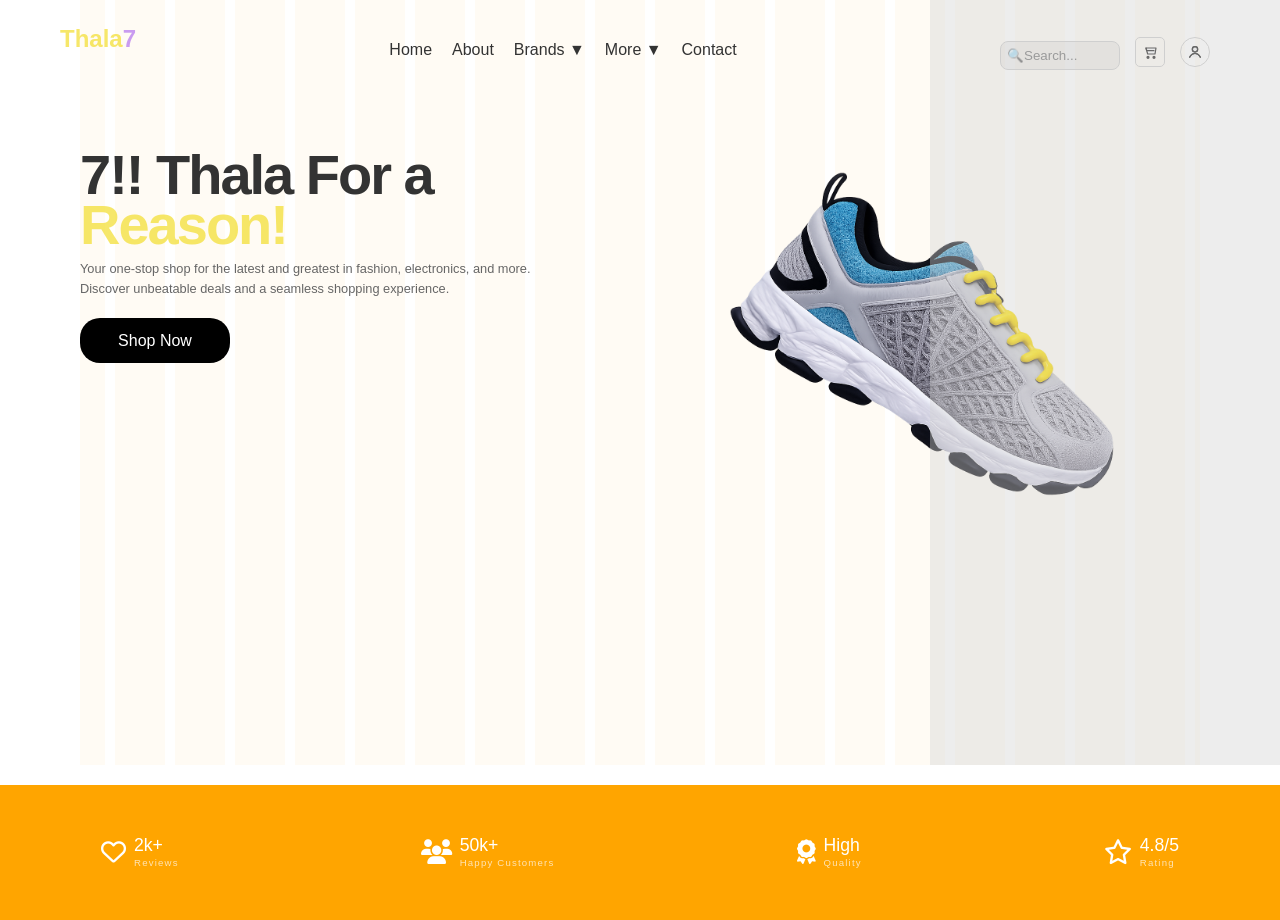
<file: index.html>
<!DOCTYPE html>
<html lang="en">
<head>
    <meta charset="UTF-8">
    <meta name="viewport" content="width=device-width, initial-scale=1.0">
    <meta name="description" content="Thala7 Store - 
    Your one-stop shop for the latest and greatest in fashion, electronics, and more. 
    Discover unbeatable deals and a seamless shopping experience.">
    <link rel="stylesheet" href="css/style.css">
    <link rel="stylesheet"
        href="https://cdnjs.cloudflare.com/ajax/libs/font-awesome/6.5.0/css/all.min.css">
    </head>
    <body>
    <div class="body">
        <header class="header">
            <div class="container"> 
                <nav class="navbar">

                    <div class="logo">  
                        <h2><span class="logo-primary">Thala</span><span class="logo-accent">7</span></h2>
                    </div>
                    <ul class="nav-links">
                        <li><a href="#home">Home</a></li>
                        <li><a href="#about">About</a></li>
                        <li class="dropdown">
                            <a href="#">Brands ▼</a>

                             <ul class="dropdown-menu">
                                <li><a href="#">Nike</a></li>
                                <li><a href="#">Adidas</a></li>
                                <li><a href="#">Puma</a></li>
                             </ul>
                        </li>
                        <li class="dropdown">
                            <a href="#">More ▼</a>

                                <ul class="dropdown-menu">
                                    <li><a href="#">Offers</a></li>
                                    <li><a href="#">Blog</a></li>
                                    <li><a href="#">FAQ</a></li>
                                </ul>
                        </li>
                        <li><a href="#contact">Contact</a></li>
                    </ul>
                    <div class="search-cart-box">
                        <input type="text" class="search-bar" placeholder="🔍Search...">
                        <a href="#cart" class="cart"><img src="images/cart.svg" alt="Cart"></a>
                        <a href="#profile" class="profile"><img src="images/profile.svg" alt="Profile"></a>
                    </div>
                     
                </nav>
                <button class=" hamburger-btn">☰</button>
                     <div id="hamburger">
                                <ul class="nav-links">
                                    <li><a href="#home">Home</a></li>
                                    <li><a href="#about">About</a></li>
                                    <li class="dropdown">
                                        <a href="#">Brands ▼</a>

                                        <ul class="dropdown-menu">
                                            <li><a href="#">Nike</a></li>
                                            <li><a href="#">Adidas</a></li>
                                            <li><a href="#">Puma</a></li>
                                        </ul>
                                    </li>
                                    <li class="dropdown">
                                        <a href="#">More ▼</a>

                                            <ul class="dropdown-menu">
                                                <li><a href="#">Offers</a></li>
                                                <li><a href="#">Blog</a></li>
                                                <li><a href="#">FAQ</a></li>
                                            </ul>
                                    </li>
                                    <li><a href="#contact">Contact</a></li>
                                </ul>
                    </div> 
                
            </div>
             <div class="grayshade">
                    
            </div>  
        </header>
         <main>
            <section class="hero">
                <div class="hero-content">
                    <h2>7!! Thala For a <span class="logo-accent">
                        Reason!</span></h2>
                    <p>Your one-stop shop for the latest and greatest in fashion, electronics, and more. Discover unbeatable deals and a seamless shopping experience.</p>
                    <a href="#shop-now" class="btn">Shop Now</a>
                </div>
                <div class="hero-image">
                    <img src="images/shoe.png" alt="Stylish shoe illustration">
                </div>
        </section>
    </main>
 </div>
        <footer>
        <div class="footer">
            <div class="status">
              <i class="fa-regular fa-heart"></i>        
                <div>
                    <h3>2k+</h3>
                    <p>Reviews</p>
                </div>
            </div>
            <div class="status">
                 <i class="fa-solid fa-users"></i>    
                <div>
                    <h3>50k+</h3>
                    <p>Happy Customers</p>
                </div>
            </div>
            <div class="status">
                <i class="fa-solid fa-award"></i>
                <div>
                    <h3>High</h3>
                    <p>Quality</p>
                </div>
            </div>
            <div class="status">
                <i class="fa-regular fa-star"></i>
                <div>       
                    <h3>4.8/5</h3>
                    <p>Rating</p>
                </div>
            </div>
            
        </div>
       </footer>
    

</body>
</html>
</file>
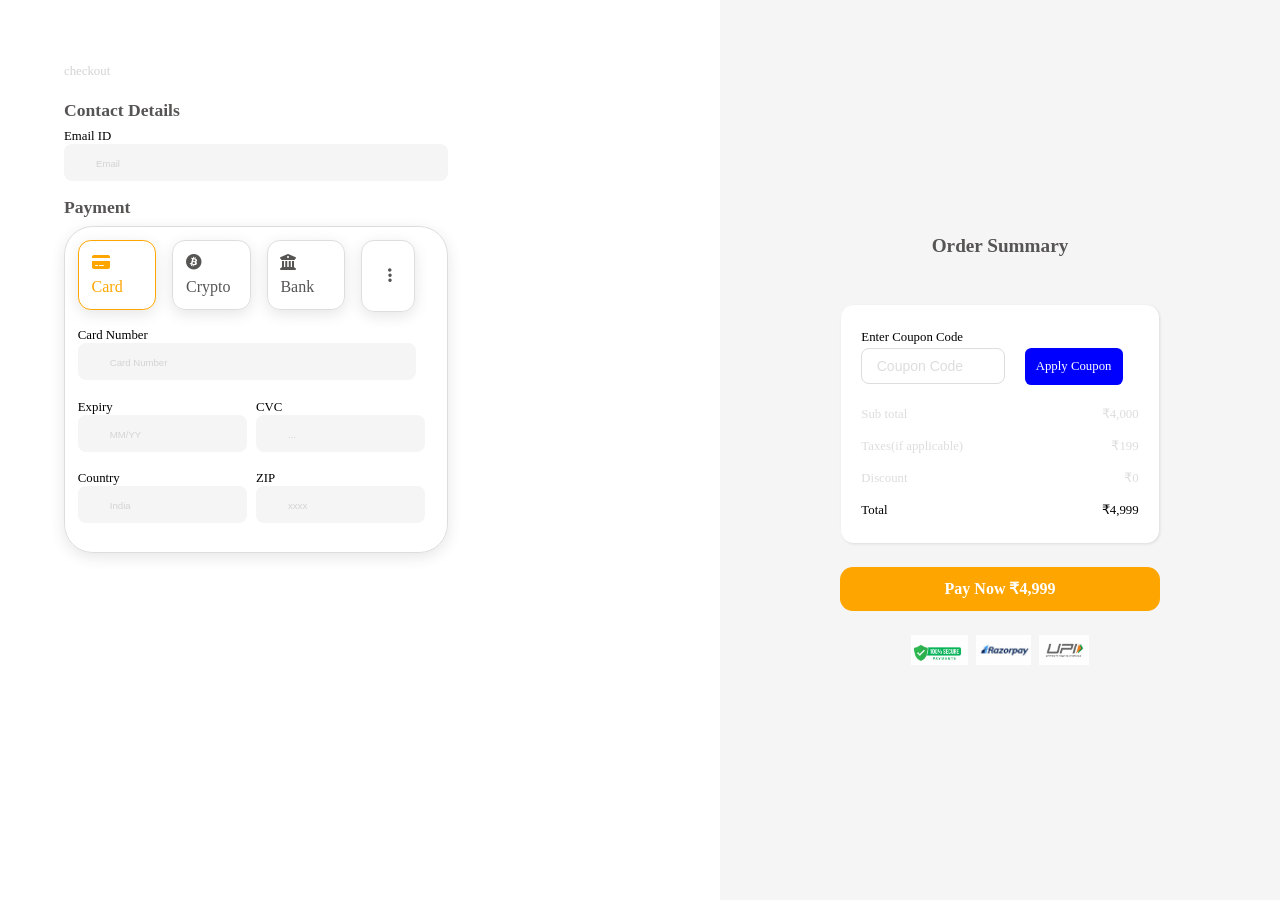
<file: payment-section.html>
<!DOCTYPE html>
<html lang="en">
<head>
    <meta charset="UTF-8">
    <meta name="viewport" content="width=device-width, initial-scale=1.0">
    <meta name="description" content="Complete your purchase securely using UPI,
     credit card, debit card, net banking, wallets, and other trusted payment methods. Fast, safe, and encrypted checkout.">
    <link rel="stylesheet" href="css/payment-section.css">
    <link rel="stylesheet" href="https://cdnjs.cloudflare.com/ajax/libs/font-awesome/6.5.1/css/all.min.css">
     <title>Payment Page</title>
</head>
<body>
      
                <div class="left">
                    <p>checkout</p>
                    <h2>Contact Details</h2>
                    <label for="email">Email ID</label>
                    <input type="email" id="email" name="email" placeholder="Email">
                    <h2>Payment</h2>
                    <div class="left-box">
                        <div class="bank-cards">
                                <div class="cards">
                                        <i class="fa-solid fa-credit-card"></i>  <!-- Card -->
                                        <span>Card</span>
                                </div>
                                 <div>
                                         <i class="fa-brands fa-bitcoin"></i>  <!-- Crypto -->
                                         <span>Crypto</span>
                                 </div>
                                 <div>
                                          <i class="fa-solid fa-building-columns"></i>  <!-- Bank -->
                                          <span>Bank</span>
                                 </div>
                                 <div class="dots">
                                            <i class="fa-solid fa-ellipsis-vertical"></i>
                                 </div>
                                    
                                    
                                    
                        </div>
                         <form>
                                <div class="form-group">
                                    <label for="card">Card Number</label>
                                    <input type="number" id="card" name="card" placeholder="Card Number">
                                </div>
                                 <div class="form-group1">
                                        <div class="form-group">    
                                            <label for="expiry">Expiry</label>
                                            <input type="text" id="expiry" name="expiry" placeholder="MM/YY">
                                        </div>
                                        <div class="form-group">
                                            <label for="cvc">CVC</label>
                                            <input type="number" id="cvc" name="cvc" placeholder="...">
                                        </div>

                                </div>
                                <div class="form-group1">
                                        <div class="form-group">    
                                            <label for="country">Country</label>
                                            <input type="text" id="country" name="country" placeholder="India">
                                        </div>
                                        <div class="form-group">
                                            <label for="zip">ZIP</label>
                                            <input type="number" id="zip" name="zip" placeholder="xxxx">
                                        </div>
                                </div>

                        </form>
                    </div>

                </div>
                <div class="right">
                         <h2>Order Summary</h2>
                        <div class="cuppon-container">
                            <div>
                                <label for="cuppon">Enter Coupon Code</label>
                                <input type="text" id="cuppon" name="cuppon" placeholder="Coupon Code">
                                <a href="#coupon">Apply Coupon</a>
                            </div>
                            <div class="price">
                                <p>Sub total</p>
                                <span>&#8377;4,000</span>
                            </div> 
                            <div class="price"> 
                                <p>Taxes(if applicable)</p>
                                <span>&#8377;199</span>
                            </div>
                            <div class="price">  
                                <p>Discount</p>
                                <span>&#8377;0</span>
                            </div>
                            <div class=" total-price">
                                <p>Total</p>
                                <span>&#8377;4,999</span>
                            </div>
                        </div>
                        
                        <a href="#pay" class="pay-btn">Pay Now &#8377;4,999</a>
                        <div class="payment-methods">
                            
                            <img src="images/visa.jpeg" alt="Visa">
                            <img src="images/razorpay.jpeg" alt="Razorpay">
                            <img src="images/upi.jpeg" alt="UPI">
                        </div>

                    </div>

                

      
</body>
</html>
</file>
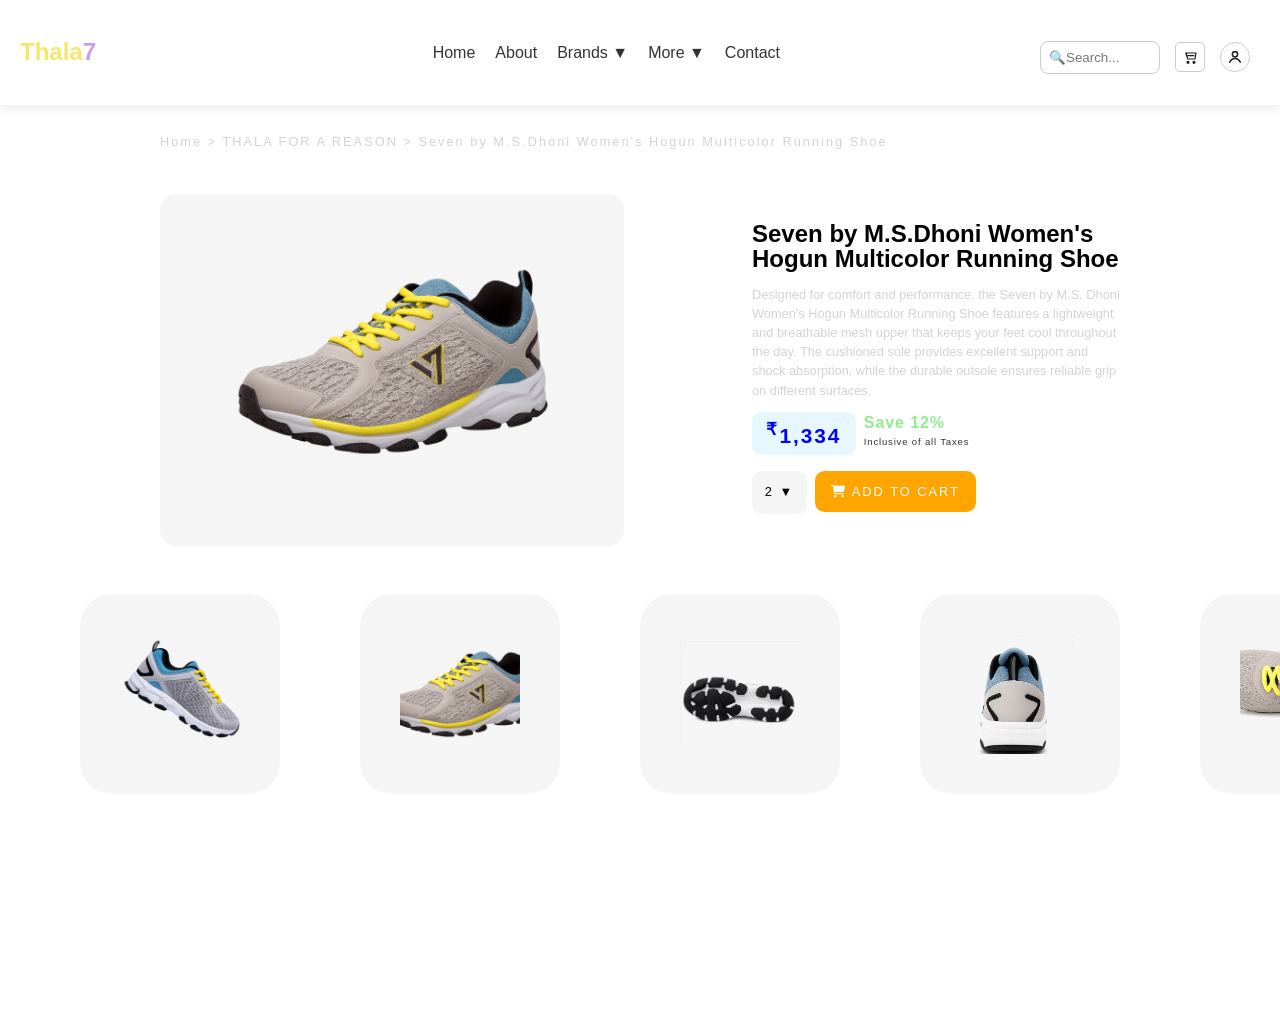
<file: product.html>
<!DOCTYPE html>
<html lang="en">
<head>
    <meta charset="UTF-8">
    <meta name="viewport" content="width=device-width, initial-scale=1.0">
    <meta name="description" content="Product Display page for Thala7 Store - Explore detailed information, 
    high-quality images, and customer reviews for our wide range of products. 
    Find the perfect item that suits your needs and style.">
    <link rel="stylesheet" href="css/product.css">
    <link rel="stylesheet" href="https://cdnjs.cloudflare.com/ajax/libs/font-awesome/6.5.1/css/all.min.css">
    <title>Product Display Section</title>
</head>
<body>
    <header class="header">
            <div class="container"> 
                <nav class="navbar">    
                    <div class="logo">  
                        <h2><span class="logo-primary">Thala</span><span class="logo-accent">7</span></h2>
                    </div>
                    <ul class="nav-links">
                        <li><a href="#home">Home</a></li>
                        <li><a href="#about">About</a></li>
                        <li class="dropdown">
                            <a href="#">Brands ▼</a>

                             <ul class="dropdown-menu">
                                <li><a href="#">Nike</a></li>
                                <li><a href="#">Adidas</a></li>
                                <li><a href="#">Puma</a></li>
                             </ul>
                        </li>
                        <li class="dropdown">
                            <a href="#">More ▼</a>

                                <ul class="dropdown-menu">
                                    <li><a href="#">Offers</a></li>
                                    <li><a href="#">Blog</a></li>
                                    <li><a href="#">FAQ</a></li>
                                </ul>
                        </li>
                        <li><a href="#contact">Contact</a></li>
                    </ul>
                </nav>
            
                    <div class="search-cart-box">
                        <input type="text" class="search-bar" placeholder="🔍Search...">
                        <a href="#cart" class="cart"><img src="/images/cart.svg" alt="Cart"></a>
                        <a href="#profile" class="profile"><img src="/images/profile.svg" alt="Profile"></a>
                    </div>
                    <button class=" hamburger-btn">☰</button>
                    <div id="hamburger">
                                <ul class="nav-links">
                                    <li><a href="#home">Home</a></li>
                                    <li><a href="#about">About</a></li>
                                    <li class="dropdown">
                                        <a href="#">Brands ▼</a>

                                        <ul class="dropdown-menu">
                                            <li><a href="#">Nike</a></li>
                                            <li><a href="#">Adidas</a></li>
                                            <li><a href="#">Puma</a></li>
                                        </ul>
                                    </li>
                                    <li class="dropdown">
                                        <a href="#">More ▼</a>

                                            <ul class="dropdown-menu">
                                                <li><a href="#">Offers</a></li>
                                                <li><a href="#">Blog</a></li>
                                                <li><a href="#">FAQ</a></li>
                                            </ul>
                                    </li>
                                    <li><a href="#contact">Contact</a></li>
                                </ul>
                    </div> 
                
                    
          
            </div>
    </header>

    <main>
        <div class="hero">
            <span> Home > THALA FOR A REASON > Seven by M.S.Dhoni Women's Hogun Multicolor Running Shoe</span>
             <div class="img-description">
                <div class="product-img">
                    <img src="/images/hero-shoe.png" alt="Product-Img">
                </div>
                <div class="product-description">
                    <h2>Seven by M.S.Dhoni Women's Hogun Multicolor Running Shoe</h2>
                    <p>
                        Designed for comfort and performance, the Seven by M.S. Dhoni Women's Hogun Multicolor 
                        Running Shoe features a lightweight and breathable mesh upper that keeps your feet cool throughout
                        the day. The cushioned sole provides excellent support and shock absorption, while the durable 
                        outsole ensures reliable grip on different surfaces.
                    </p>
                    <div class="Price-discount">
                        <span class="Price">
                            <sup>₹</sup>1,334
                        </span>
                        <span class="discount">
                                <h3>Save 12%</h3>
                                <span>Inclusive of all Taxes</span>
                        </span>
                    </div>
                    <div class="Add-Cart">
                        <span class="cart">
                            2 ▼
                        </span>
                        <span class="link">
                            <a href="#Cart"><i class="fa-solid fa-cart-shopping"></i> ADD TO CART</a>
                        </span>

                    </div>

                </div>
             </div>

        </div>
    </main>
    <footer>
        <div class="gallary-container">
            <div class="gallary-box"><img src="/images/shoe.png" alt="front shoe view"></div>
            <div class="gallary-box"><img src="/images/hero-shoe.png" alt="side view"></div>
            <div class="gallary-box"><img src="/images/shoe1.png" alt="back view"></div>
            <div class="gallary-box"><img src="/images/shoe2.png" alt="turn"></div>
            <div class="gallary-box"><img src="/images/shoe3.png" alt="one more"></div>
        </div>
    </footer>
    
</body>
</html>
</file>
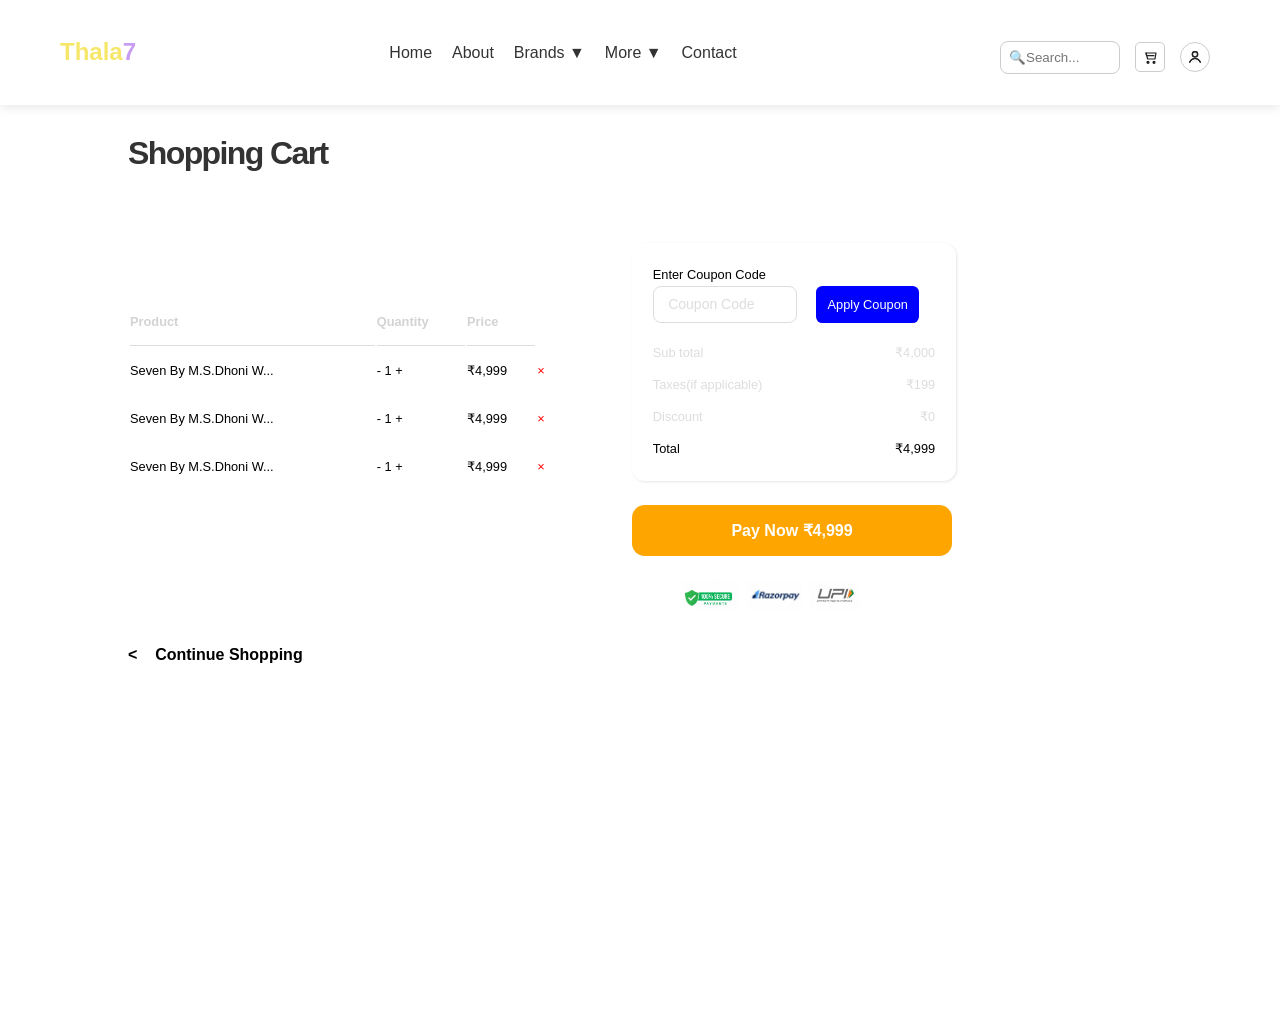
<file: shopping_cart.html>
<!DOCTYPE html>
<html lang="en">
<head>
    <meta charset="UTF-8">
    <meta name="viewport" content="width=device-width, initial-scale=1.0">
    <meta name="description" content="Shop premium products at the best prices.
     Add items to your cart, enjoy secure checkout, fast delivery, and a seamless online shopping experience.">
     <link rel="stylesheet" href="css/shopping_cart.css">
    <title>Shopping Cart | Secure Checkout & Fast Delivery</title>
</head>
<body>
    <header class="header">
            <div class="container"> 
                <nav class="navbar">    
                    <div class="logo">  
                        <h2><span class="logo-primary">Thala</span><span class="logo-accent">7</span></h2>
                    </div>
                    <ul class="nav-links">
                        <li><a href="#home">Home</a></li>
                        <li><a href="#about">About</a></li>
                        <li class="dropdown">
                            <a href="#">Brands ▼</a>

                             <ul class="dropdown-menu">
                                <li><a href="#">Nike</a></li>
                                <li><a href="#">Adidas</a></li>
                                <li><a href="#">Puma</a></li>
                             </ul>
                        </li>
                        <li class="dropdown">
                            <a href="#">More ▼</a>

                                <ul class="dropdown-menu">
                                    <li><a href="#">Offers</a></li>
                                    <li><a href="#">Blog</a></li>
                                    <li><a href="#">FAQ</a></li>
                                </ul>
                        </li>
                        <li><a href="#contact">Contact</a></li>
                    </ul>
                </nav>
            
                    <div class="search-cart-box">
                        <input type="text" class="search-bar" placeholder="🔍Search...">
                        <a href="#cart" class="cart"><img src="/images/cart.svg" alt="Cart"></a>
                        <a href="#profile" class="profile"><img src="/images/profile.svg" alt="Profile"></a>
                    </div>
                    <button class=" hamburger-btn">☰</button>
                    <div id="hamburger">
                                <ul class="nav-links">
                                    <li><a href="#home">Home</a></li>
                                    <li><a href="#about">About</a></li>
                                    <li class="dropdown">
                                        <a href="#">Brands ▼</a>

                                        <ul class="dropdown-menu">
                                            <li><a href="#">Nike</a></li>
                                            <li><a href="#">Adidas</a></li>
                                            <li><a href="#">Puma</a></li>
                                        </ul>
                                    </li>
                                    <li class="dropdown">
                                        <a href="#">More ▼</a>

                                            <ul class="dropdown-menu">
                                                <li><a href="#">Offers</a></li>
                                                <li><a href="#">Blog</a></li>
                                                <li><a href="#">FAQ</a></li>
                                            </ul>
                                    </li>
                                    <li><a href="#contact">Contact</a></li>
                                </ul>
                    </div> 
          
            </div>
    </header>

    <main>
        <section class="shopping-cart-container">
            <h2>
                Shopping Cart
            </h2>
            <div class="product-cuppon-box">
                    <div class="product-quantity-price-box">
                        <table class="quantity-table">
                                <tr>
                                    <th>Product</th>
                                    <th>Quantity</th>
                                    <th>Price</th>
                                </tr>
                                <tr>
                                    <td>Seven By M.S.Dhoni W...</td>
                                    <td>- 1 +</td>
                                    <td>&#8377;4,999</td>
                                    <td class="cross">&times;</td>
                                </tr>
                                <tr>
                                    <td>Seven By M.S.Dhoni W...</td>
                                    <td>- 1 +</td>
                                    <td>&#8377;4,999</td>
                                    <td class="cross">&times;</td>
                                </tr>
                                <tr>
                                    <td>Seven By M.S.Dhoni W...</td>
                                    <td>- 1 +</td>
                                    <td>&#8377;4,999</td>
                                    <td class="cross">&times;</td>
                                </tr>
                        </table>
                    </div>
                    <div class="product-cuppon-price">
                        <div class="cuppon-container">
                            <div>
                                <label for="cuppon">Enter Coupon Code</label>
                                <input type="text" id="cuppon" name="cuppon" placeholder="Coupon Code">
                                <a href="#coupon">Apply Coupon</a>
                            </div>
                            <div class="price">
                                <p>Sub total</p>
                                <span>&#8377;4,000</span>
                            </div> 
                            <div class="price"> 
                                <p>Taxes(if applicable)</p>
                                <span>&#8377;199</span>
                            </div>
                            <div class="price">  
                                <p>Discount</p>
                                <span>&#8377;0</span>
                            </div>
                            <div class=" total-price">
                                <p>Total</p>
                                <span>&#8377;4,999</span>
                            </div>
                        </div>
                        
                        <a href="#pay" class="pay-btn">Pay Now &#8377;4,999</a>
                        <div class="payment-methods">
                            
                            <img src="images/visa.jpeg" alt="Visa">
                            <img src="images/razorpay.jpeg" alt="Razorpay">
                            <img src="images/upi.jpeg" alt="UPI">
                        </div>

                    </div>
            </div>
            
        </section>

    </main>

    <footer>
        <section class="footer">
            <a href="#"> &lt; &nbsp;&nbsp; Continue Shopping </a>
              
        </section>

    </footer>
    
</body>
</html>
</file>
<file: css/style.css>
*{
    margin: 0;
    padding: 0;
    box-sizing: border-box;
    
}

body {
  min-height: 100vh;
  background:white;
  font-family: Arial, sans-serif;
  line-height: 1.6;
  
}
.body{
  height: 85vh;
  background: repeating-linear-gradient(
    to right,
    #fffbf4 0px 25px,
    #ffffff 25px 35px,
    #fffbf4 35px 60px
);
  margin:0 80px;
 }
.header { 
    position: fixed;
    color: #333;
    padding: 20px 0;
    width:100%;
    top:0;
    left:0;
    z-index:1000;

}
.container{ 
   max-width:1200px;
   width: 100%;
     display: flex;
    justify-content:space-between;
    align-items:flex-start;
    margin: 0 auto;
    padding:0 20px;
}

.navbar{
    display: flex;
    justify-content:space-between;
    width: 100%;
}
.navbar .logo h2{
    font-size: 1.5rem;
    color: #333;
}
.navbar .logo .logo-primary{
    color: #f0d9109f;
    font-weight: bold;
}
.navbar .logo .logo-accent{
    color: #a960ee9f;
    font-weight: bold;
}
.navbar .nav-links{
    list-style: none;
    display: flex;
    gap: 20px;
    justify-content: center;
    align-items: center;
     
}
.navbar .nav-links a{
    text-decoration: none;
    color: #333;
    font-size: 1rem;
     padding: 5px 0;
    transition: all 0.5s ease-in-out;
}
.navbar .nav-links a:hover{
    color: #a960ee9f;
    background-color: #f1efdd9f;
    border-radius: 5px;
    padding: 5px 10px;
}
.dropdown{
    position:relative;
}

.dropdown-menu{
    position:absolute;
    top:100%;
    left:0;
    list-style:none;
    display:none;
    background: white;
    border-radius: 10px;
}

.dropdown-menu li a{
    display:block;
    padding:20px;
   min-width:120px;
    text-align: center;
    
}

.dropdown:hover .dropdown-menu{
    display:block;
}
.grayshade{
   background-color: rgba(211, 211, 211, 0.4);
    height: 85vh;
    width:350px;
    position:absolute;
    top:0;
    right:0px;
}
.search-cart-box{
    display: flex;
    gap: 15px;
    align-items: center;
    padding: 5px 10px;
    margin-top: 12px;
}
.search-cart-box .search-bar{
    padding: 6px;
    border: 1px solid #ccc;
    border-radius: 8px;
    cursor: pointer;
    color: #333;
    width: 120px;
    background-color:rgba(211, 211, 211, 0.4);
}
.search-cart-box .search-bar:focus{
    outline: none;
    border-color: #0f0d119f;
}
.search-cart-box .cart img{
    width: 30px;
    height: 30px;
    color: blueviolet;
    cursor: pointer;
    background-color:transparent;
    padding:6px;
    border: 1px solid #ccc;
    border-radius: 5px;
}
.search-cart-box .profile img{
    width: 30px;
    height: 30px;
    color: blueviolet;
    cursor: pointer;
    background-color:transparent;
    padding:6px;
    border: 1px solid #ccc;
    border-radius: 50%;
}
.hamburger-btn{
    display:none;
    border: none;
    background-color: white;
    margin-right: 80px;

}
#hamburger{
    display:none;
    background-color: #333;
    border-radius: 0.8rem;
    color:white
}
.hero{
    display:flex;
    justify-content:space-between;

    padding-top: 150px;
}
.hero-content{
    flex: 1;
    display: flex;
    flex-direction: column;
    gap: 8px;
    margin-right: 100px;
}
.hero-content h2{
    font-size: 3.5rem;
    color: #333;
    font-weight: bold;
    letter-spacing: -2px;
    padding-right: 100px;
    line-height:0.9;
}
.logo-accent{
    color: #f0d9109f;
}
.hero-content p{
    font-size: 0.8rem;
    color: #666;
    margin-bottom: 10px;
}
.hero .btn{
    text-decoration: none;
    background:#000000;
    color: white;
    padding: 10px 20px;
    width: 150px;
    text-align: center;
    border-radius: 20px;
     transition: all 0.3s ease-in-out;
}
.hero .btn:hover{
    background-color: #333;
    color: white;
    transform: translateY(2px);
   
}
.hero-image{
    flex: 1;
    margin-left: 50px;
}
.hero-image img{
    max-width:400px;
    height: auto;
    padding-bottom:20px;
    

}

.footer{

    margin-top:20px;
    display:flex;
    justify-content:space-around;
    align-items: center;
    color: white;
    gap:40px;
    height:15vh;
    width:100%;
    background-color: orange;
    line-height: 1;
}
.status{
    display:flex;
    align-items: center;
    justify-content: center;
    gap: 8px;
}
.status h3{
    font-size: 1.1em;
    font-weight:300;
    margin-bottom: 3px;
}
.status p{
    font-size: 0.6rem;
    letter-spacing: 1.2px;
    color: white;
    opacity: 0.7;

}
.status i{
    color:white;
    font-size: 25px;
}
:root{
    --small-gap: 10px;
    --medium-gap: 20px;
    --large-gap: 40px;
    --medium-margin:4rem;
    --small-margin:2rem;
    --v-small-margin:6px;
    --font:1rem;
     --large-font:2.2rem;
     --small-pad:60px;

}


@media(max-width:1024px){
.navbar .logo h2{
    font-size: 1.4rem;
}
.hero-content{
    margin-right:var(--medium-margin);
}
.hero-content h2{
    font-size: var(--large-font);
}
.hero-image img{
    max-width:350px;
}

}

@media(max-width:768px){
.hero-content h2{
    font-size: var(--large-font);
    padding-right: var( --large-gap);
}
.hero-content{
    margin-right:var(--small-margin);
}
    .navbar .logo h2{
    font-size: 1.3rem;
} 
.hero-image img{
    max-width:280px;
    

}
}
@media(max-width:375px){
.hero{
    flex-direction: column;
    padding-top: var(--small-pad);
}
.hero-content{
    margin-right:var(--small-margin);
}
.hero-content h2{
    font-size: var(--large-font);
    padding-right: var( --medium-gap);
}
.navbar .logo h2{
    font-size: var(--font);
}
.hero-image{
    margin-left:var(--v-small-margin);
}
.hero-image img{
    max-width:150px;
    

}
.hero .btn{
    padding: 7px 10px;
    width: 100px;
    border-radius: 10px;
}
.navbar{
        justify-content:space-between;
}

    /* Hide desktop menu */
.navbar .nav-links{
        display:none;
}

    /* Show hamburger button */
.hamburger-btn{
        display:block;
        border:none;
        background:none;
        font-size:1.8rem;
        cursor:pointer;
}
    
#hamburger a{
    color:white;
    text-decoration:none;
}

#hamburger{
        display: none;
}
#hamburger .nav-links{
        list-style: block;
}
.hamburger-btn:focus ~ #hamburger{
        display:flex;
        flex-direction:column;
        justify-content: center;
        align-items: center;
        background-color: #2c0202;
        position: absolute;
        top: 70px;
        right: 60px;
        width: 150px;
        padding: 20px;
        line-height: 30px;
        height: auto;
}

    /* Hide search area */
.search-cart-box{
        display:none;
} 
.grayshade{
   display: none;
}   

}
</file>
<file: css/payment-section.css>
*{
    margin: 0;
    padding:0;
    box-sizing: border-box;
}
body{
    display: flex;
    justify-content: space-between;
    align-items:flex-start;
    gap:2rem;
    height:100vh;
}
.left{
    flex:1;
    display: flex;
    flex-direction: column;
    background-color:white ;
    padding:4rem;
    height:100%;
    width:fit-content;
}
.left p{
    font-size: 0.8rem;
    color:lightgray;
    margin-bottom:1.3rem;
}
.left h2{
    font-size:1.1rem;
    color:#575454;
     margin-bottom:0.5rem;
}
.left label{
    font-size:0.8rem;
}
.left input{
    padding:0.7rem 2rem;
    width:18rem;
    background-color:whitesmoke;
    border:none;
    border-radius: 0.5rem;
    margin-bottom:1rem ;
    width:24rem;
}
.left input::placeholder{
    font-size: 0.6rem;
    color:lightgray;
}
.left-box{
    height:fit-content;
    width:24rem;
    box-shadow: 0 4px 15px rgba(0,0,0,0.1);
    display: flex;
    flex-direction: column;
    justify-content: space-between;
    align-items: flex-start;
    padding:0.8rem;
    border:1px solid #ddd;
    border-radius: 1.8rem;;
}
.bank-cards{
    display:flex;
    gap:1rem;
    margin-bottom: 1rem;
    max-width: 100%;
}
.bank-cards div{
    display: flex;
    flex-direction: column;
    border:1px solid #ddd;
    box-shadow: 0 4px 15px rgba(0,0,0,0.1);
    padding:0.8rem;
    justify-content:space-between;
    align-items:flex-start;
    gap:0.5rem;
    border-radius: 0.8rem;
    color:#575454;
    width:4.9rem;
    height: fit-content;

}
.bank-cards .cards{
    color:orange;
    border: 1px solid orange;
}
.bank-cards .dots{
    height:4.5rem;
    width:38px;
    padding:26px;
    text-align: center;
}
form{
    display: flex;
    flex-direction: column;
    gap:0.2rem;
    max-width: 100%;
}
form input{
    max-width:95%;
}
.form-group{
    display:flex;
    flex-direction: column;
    justify-content: space-between;
    align-items: flex-start;
    
}
.form-group1{
     width:100%;
    display:flex;
    justify-content: space-between;
    align-items: flex-start;
}
.form-group1 div{
    flex:1;
    width:50%;
}
.right{
    flex:1;
    font-size:0.8rem;
    display:flex;
    flex-direction: column;
    gap:1.5rem;
    width:fit-content;
    background-color: whitesmoke;
    height:100%;
    align-items: center;
    justify-content: center;
}
.right h2{
    color: #575454;
    margin-bottom: 1.5rem;
}
.cuppon-container{
    background-color: white;
    border-radius:0.8rem;
     box-shadow: 1px 1px 3px rgba(0,0,0,0.1);
     padding:1.3rem;
     line-height: 1.4rem;
     width:fit-content
}
.cuppon-container label{
    display: block;
}
.cuppon-container input{
    padding:0.6rem 0.9rem;
    border:0.8px solid #ddd;
    border-radius: 0.5rem;
    width:9rem;
    margin:0 1rem 1.2rem 0;
}
.cuppon-container input::placeholder {
    color:#ddd;
    font-size: 14px;
}
.cuppon-container a{
   background-color:blue;
   text-decoration: none;
   padding:0.7rem 0.7rem;
   border-radius: 0.4rem;
   color: white;
   margin:0 1rem 1.2rem 0;
}
.cuppon-container .price{
    display: flex;
    color:#ddd;
    justify-content: space-between;
    padding-bottom: 0.6rem;
}
.cuppon-container .total-price{
    display: flex;
    justify-content: space-between;
}
.pay-btn {
    color:white;
    background-color:orange ;
    text-decoration: none;
    width:20rem;
    padding:0.8rem;
    border-radius: 0.8rem;
    text-align: center;
    font-size: 1rem;
    font-weight: 600;
    transition:all 0.3s ease;
}
.pay-btn:hover{
    transform: translateY(-2px);
    background-color:rgba(255, 166, 0, 0.486); ;
}
.payment-methods{
    display:flex;
    gap:8px;
    align-items:center;
    padding:0 50px 0;
}

.payment-methods img{
    height:30px;
    width:auto;
}

@media(max-width:768px){
    body{
        gap:1rem;
    }
    .left{
        padding:1rem;
    }
    .left-box, .left input{
        width:20rem;
    }

}
@media(max-width:375px){
     body{
        gap:1rem;
        flex-direction: column;
        padding: 0.5rem;
    
    }
    .left{
        padding:0.5rem;
    }
    .right{
        padding:0.5rem;
    }


}
</file>
<file: css/product.css>
*{
    margin: 0;
    padding: 0;
    box-sizing: border-box;
    
}

body {
  min-height: 100vh;
  background:white;
  font-family: Arial, sans-serif;
  line-height: 1.6;
  width:100%;
  
}
.header { 
    position: fixed;
    color: #333;
    padding: 20px 0;
    width:100%;
    top:0;
    left:0;
    z-index:1000;
     background-color: white; 
    box-shadow: 0 2px 10px rgba(0,0,0,0.1);
}
.container{ 
   
     display: flex;
    justify-content:space-between;
    align-items: center;
    margin: 0 auto;
    padding:0 20px;
    width:100%
}
.navbar{
    display: flex;
    justify-content:space-between;
    align-items: center;
    width: 100%;
    height:39px;
}
.navbar .logo h2{
    font: size 1.5rem;
    color: #333;
}
.navbar .logo .logo-primary{
    color: #f0d9109f;
    font-weight: bold;
}
.navbar .logo .logo-accent{
    color: #a960ee9f;
    font-weight: bold;
}
.navbar .nav-links{
    list-style: none;
    display: flex;
    gap: 20px;
    justify-content: center;
    align-items: center;
    margin-right:250px;
}
.navbar .nav-links a{
    text-decoration: none;
    color: #333;
    font-size: 1rem;
      
    padding: 5px 0;
    transition: all 0.5s ease-in-out;
}
.navbar .nav-links a:hover{
    color: #a960ee9f;
    background-color: #f1efdd9f;
    border-radius: 5px;
    padding: 5px 10px;
}
.dropdown{
    position:relative;
}

.dropdown-menu{
    position:absolute;
    top:100%;
    left:0;
    list-style:none;
    display:none;
    background-color:black;
    border-radius: 10px;

}

.dropdown-menu li a{
    display:block;
    padding:20px;
    min-width:120px;
    text-align: center;
    color:white !important;
}

.dropdown:hover .dropdown-menu{
    display:block;
}

.search-cart-box{
    display: flex;
    gap: 15px;
    align-items: center;
    padding: 5px 10px;
    margin-top: 10px;
}
.search-cart-box .search-bar{
    padding: 8px;
    border: 1px solid #ccc;
    border-radius: 8px;
    cursor: pointer;
    color: #333;
    width: 120px;
}
.search-cart-box .search-bar:focus{
    outline: none;
    border-color: #0f0d119f;
}
.search-cart-box .cart img{
    width: 30px;
    height: 30px;
    color: blueviolet;
    cursor: pointer;
    background-color:transparent;
    padding:6px;
    border: 1px solid #ccc;
    border-radius: 5px;
    margin-top: 7px;
}
.search-cart-box .profile img{
    width: 30px;
    height: 30px;
    color: blueviolet;
    cursor: pointer;
    background-color:transparent;
    padding:6px;
    border: 1px solid #ccc;
    border-radius: 50%;
    margin-top: 7px;
}
.hamburger-btn{
    display:none;
    border: none;
    background-color: white;
    margin-right: 20px;

}
#hamburger{
    display:none;
    background-color: #333;
    border-radius: 0.8rem;
    color:white
}
.hero{
    margin:8rem 10rem 3rem 10rem;
}
.hero span{
    font-size:0.8rem;
    color:lightgrey;
    letter-spacing:2px;
}
.img-description{
    display:flex;
    justify-content: space-between;
    align-items: center;
    gap:8rem;
}
.product-img{
    flex:1;
    background-color:whitesmoke;
    border-radius:1rem;
    padding:3rem;
    margin-top:2.5rem; ;

}
.product-img img{
    width:100%;
    padding:0.1rem 0rem;
}
.product-description{
    flex:1;
    display:column;
    justify-content: center;
    align-items: center;

}
.product-description h2{
    font-size:1.5rem;
    line-height:1.6rem;
    margin-top:2.2rem;
    color:black;
    font-weight:550;

}
.product-description p{
    color:lightgrey;
    font-size:0.8rem;
    line-height:1.2rem;
    margin:0.8rem 0rem;
}
.Price-discount{
    display: flex;
    align-items: center;
    gap:0.5rem;


}
.Price-discount .Price{
    font-size: 1.3rem;
    color:blue;
    font-weight: 700;
    background-color:#E6F7FF;
    border-radius:0.6rem;
    padding:0.2rem 0.9rem;
}
.discount h3{
    color:lightgreen;
    letter-spacing:0.9px;
    font-weight: 600;
    font-size:1rem;
    line-height:0.9rem;
}
.discount span{
    color:#333;
    font-size:0.6rem;
    letter-spacing: 0.8px;
}
.Add-Cart{
    display: flex;
    align-items: center;
    gap:0.5rem;
    margin-top:1rem;
}
.Add-Cart .cart{
    background-color: whitesmoke;
    color:black;
    padding:0.7rem 0.8rem;
    border-radius: 0.6rem;
}
 .Add-Cart span a{
    background-color:orange;
    text-decoration: none;
    padding:0.8rem 1rem;
    border-radius: 0.6rem;
    color:white;

 }
 .gallary-container{
    display:flex;
    align-items: center;
    justify-content:space-between;
    gap:5rem;
    overflow-x: auto;   /* enables horizontal scrolling */
    padding:0rem 5rem;
 }
 .gallary-box{
    background-color: whitesmoke;
    width:250px;
    height:200px;
    border-radius: 2rem;
    padding:10px;

 }
 .gallary-box img{
   width: 120px;
   height: 120px;
    flex-shrink: 0;     /* prevents images from shrinking */
   object-fit:cover;
    border-radius: 8px;
    margin:30px
}

@media(max-width:1024px){
body{
         width:100%;
     }
.container{ 
    width:100%;
    padding:0 2px;
    margin: 0 auto;

}
    .navbar .nav-links{
    gap: 15px;
    margin-right:80px;
}

.hero{
    margin:8rem 14rem 3rem 6rem;
}
.img-description{
    gap:4rem;
}
}
@media(max-width:768px){

    .container{ 
    width:100%;
    padding:0 10px;
    margin: 0 20px;
}
    .navbar .nav-links{
    gap: 10px;
    margin-right:50px;
}
.hero{
    margin:8rem 8rem 3rem 3rem;
}
.img-description{
    gap:1rem;
}
}

@media(max-width:375px){
    body{
        width:100%;
        overflow-x:hidden;
    }

    .container{
        width:100%;
        padding:0 15px;
    }

    .navbar{
        justify-content:space-between;
    }

    /* Hide desktop menu */
    .navbar .nav-links{
        display:none;
    }

    /* Show hamburger button */
    .hamburger-btn{
        display:block;
        border:none;
        background:none;
        font-size:1.8rem;
        cursor:pointer;
    }
    
    #hamburger a{
    color:white;
    text-decoration:none;
}

    #hamburger{
        display: none;
    }
    #hamburger .nav-links{
        list-style: none;
    }
    .hamburger-btn:focus ~ #hamburger{
        display:flex;
        flex-direction:column;
        justify-content: center;
        align-items: center;
        background-color: #2c0202;
        position: absolute;
        top: 80px;
        right: 1px;
        width: 150px;
        padding: 20px;
        line-height: 30px;
        height: auto;
    }

    /* Hide search area */
    .search-cart-box{
        display:none;
    }
    .hero{
    margin:8rem 5rem 3rem 3rem;
}
.img-description{
    flex-direction: column;
    gap:2rem;
}

}
</file>
<file: css/shopping_cart.css>
*{
    margin: 0;
    padding: 0;
    box-sizing: border-box;
    
}

body{
    min-height: 100vh;
    background:white;
    font-family: Arial, sans-serif;
    line-height: 1.6;
}
.header { 
    position: fixed;
    color: #333;
    padding: 20px 0;
    width:100%;
    top:0;
    left:0;
    z-index:1000;
     background-color: white; 
    box-shadow: 0 2px 10px rgba(0,0,0,0.1);
}
.container{
     max-width:1200px;
    width:100%; 
     display: flex;
    justify-content:space-between;
    align-items: center;
    margin: 0 auto;
    padding:0 20px;
}

.navbar{
    display: flex;
    justify-content:space-between;
    align-items: center;
    width: 100%;
    height:39px;
}
.navbar .logo h2{
    font-size: 1.5rem;
    color: #333;
}
.navbar .logo .logo-primary{
    color: #f0d9109f;
    font-weight: bold;
}
.navbar .logo .logo-accent{
    color: #a960ee9f;
    font-weight: bold;
}
.navbar .nav-links{
    list-style: none;
    display: flex;
    gap: 20px;
    justify-content: center;
    align-items: center;
     flex:1;
}

   
.navbar .nav-links a{
    text-decoration: none;
    color: #333;
    font-size: 1rem;
      
    padding: 5px 0;
    transition: all 0.5s ease-in-out;
}
.navbar .nav-links a:hover{
    color: #a960ee9f;
    background-color: #f1efdd9f;
    border-radius: 5px;
    padding: 5px 10px;
}
.dropdown{
    position:relative;
}

.dropdown-menu{
    position:absolute;
    top:100%;
    left:0;
    list-style:none;
    display:none;
    background-color:black;
    border-radius: 10px;

}

.dropdown-menu li a{
    display:block;
    padding:20px;
    min-width:120px;
    text-align: center;
    color:white !important;
}

.dropdown:hover .dropdown-menu{
    display:block;
}

.search-cart-box{
    display: flex;
    gap: 15px;
    align-items: center;
    padding: 5px 10px;
    margin-top: 10px;
}
.search-cart-box .search-bar{
    padding: 8px;
    border: 1px solid #ccc;
    border-radius: 8px;
    cursor: pointer;
    color: #333;
    width: 120px;
}
.search-cart-box .search-bar:focus{
    outline: none;
    border-color: #0f0d119f;
}
.search-cart-box .cart img{
    width: 30px;
    height: 30px;
    color: blueviolet;
    cursor: pointer;
    background-color:transparent;
    padding:6px;
    border: 1px solid #ccc;
    border-radius: 5px;
    margin-top: 7px;
}
.search-cart-box .profile img{
    width: 30px;
    height: 30px;
    color: blueviolet;
    cursor: pointer;
    background-color:transparent;
    padding:6px;
    border: 1px solid #ccc;
    border-radius: 50%;
    margin-top: 7px;
}
.hamburger-btn{
    display:none;
    border: none;
    background-color: white;
    margin-right: 20px;

}
#hamburger{
    display:none;
    background-color: #333;
    border-radius: 0.8rem;
    color:white
}
.shopping-cart-container{
    margin: 8rem 8rem 2rem;
}
.shopping-cart-container h2{
    font-size:2rem;
    letter-spacing: -0.1rem;
    color:#333
}
.product-cuppon-box{
    display:flex;
    justify-content: space-between;
    align-items: center;
    gap:3rem;
}
.product-quantity-price-box{
    flex:1;

}
.quantity-table{
    font-size:0.8rem;
    width:100%;
}
.quantity-table th,
.quantity-table td{
    text-align:left;
    padding:0.8rem 0;
}
.quantity-table th{
    color:lightgray;
     border-bottom: 1px solid #ddd;
}
.cross{
    color:red;

}
.product-cuppon-price{
    flex:1;
    font-size:0.8rem;
     margin:4rem 6rem 0rem 2rem;
     display:flex;
     flex-direction: column;
     gap:1.5rem;
     width:fit-content
}
.cuppon-container{
    background-color: white;
    border-radius:0.8rem;
     box-shadow: 1px 1px 3px rgba(0,0,0,0.1);
     padding:1.3rem;
     line-height: 1.4rem;
     width:fit-content
}
.cuppon-container label{
    display: block;
}
.cuppon-container input{
    padding:0.6rem 0.9rem;
    border:0.8px solid #ddd;
    border-radius: 0.5rem;
    width:9rem;
    margin:0 1rem 1.2rem 0;
}
.cuppon-container input::placeholder {
    color:#ddd;
    font-size: 14px;
}
.cuppon-container a{
   background-color:blue;
   text-decoration: none;
   padding:0.7rem 0.7rem;
   border-radius: 0.4rem;
   color: white;
   margin:0 1rem 1.2rem 0;
}
.cuppon-container .price{
    display: flex;
    color:#ddd;
    justify-content: space-between;
    padding-bottom: 0.6rem;
}
.cuppon-container .total-price{
    display: flex;
    justify-content: space-between;
}
.pay-btn {
    color:white;
    background-color:orange ;
    text-decoration: none;
    width:20rem;
    padding:0.8rem;
    border-radius: 0.8rem;
    text-align: center;
    font-size: 1rem;
    font-weight: 600;
    transition:all 0.3s ease;
}
.pay-btn:hover{
    transform: translateY(-2px);
    background-color:rgba(255, 166, 0, 0.486); ;
}
.payment-methods{
    display:flex;
    gap:8px;
    align-items:center;
    padding:0 50px 0;
}

.payment-methods img{
    height:30px;
    width:auto;
}
.footer{
    margin:2rem 8rem;
}
.footer a{
    text-decoration: none;
    color:black;
    letter-spacing: 0rem;
    font-weight: 600;
    transition: all 0.4s ease;
}
.footer a:hover{
    color:#333;
    background-color: whitesmoke;
    padding: 1rem;
    border-radius: 0.5rem;
}
:root{
    --small-gap: 10px;
    --medium-gap: 20px;
    --large-gap: 40px;
    --medium-margin:4rem;
    --small-margin:2rem;
    --v-small-margin:10px;
}


@media(max-width:1024px){
.shopping-cart-container{
    margin: 8rem var(--medium-margin) 2rem;
}

}

@media(max-width:768px){
.shopping-cart-container{
    margin: 8rem var(--small-margin) 2rem;
   
}
.product-cuppon-box{
    gap:var( --small-gap);
}
.product-cuppon-price{
 margin-right: var(--v-small-margin);
}
}
@media(max-width:375px){

.navbar{
        justify-content:space-between;
}

    /* Hide desktop menu */
.navbar .nav-links{
        display:none;
}

    /* Show hamburger button */
.hamburger-btn{
        display:block;
        border:none;
        background:none;
        font-size:1.8rem;
        cursor:pointer;
}
    
#hamburger a{
    color:white;
    text-decoration:none;
}

#hamburger{
        display: none;
}
#hamburger .nav-links{
        list-style: none;
}
.hamburger-btn:focus ~ #hamburger{
        display:flex;
        flex-direction:column;
        justify-content: center;
        align-items: center;
        background-color: #2c0202;
        position: absolute;
        top: 80px;
        right: 1px;
        width: 150px;
        padding: 20px;
        line-height: 30px;
        height: auto;
}

    /* Hide search area */
.search-cart-box{
        display:none;
}    
.shopping-cart-container{
    margin: 8rem var(--small-margin) 2rem;
   
}
.product-cuppon-box{
    gap:var( --small-gap);
    flex-direction: column;
    align-items: center;
    justify-content:flex-start;

}
.cuppon-container input{
    padding:0.6rem var(--small-gap);
    border-radius:var(--small-gap);
    width:8rem;
    margin:0 var(--small-gap) 1.2rem 0;
}
.product-cuppon-price{
 margin-right: var(--v-small-margin);
}
.footer{
    margin-right:var(--small-margin);
}
}
</file>
